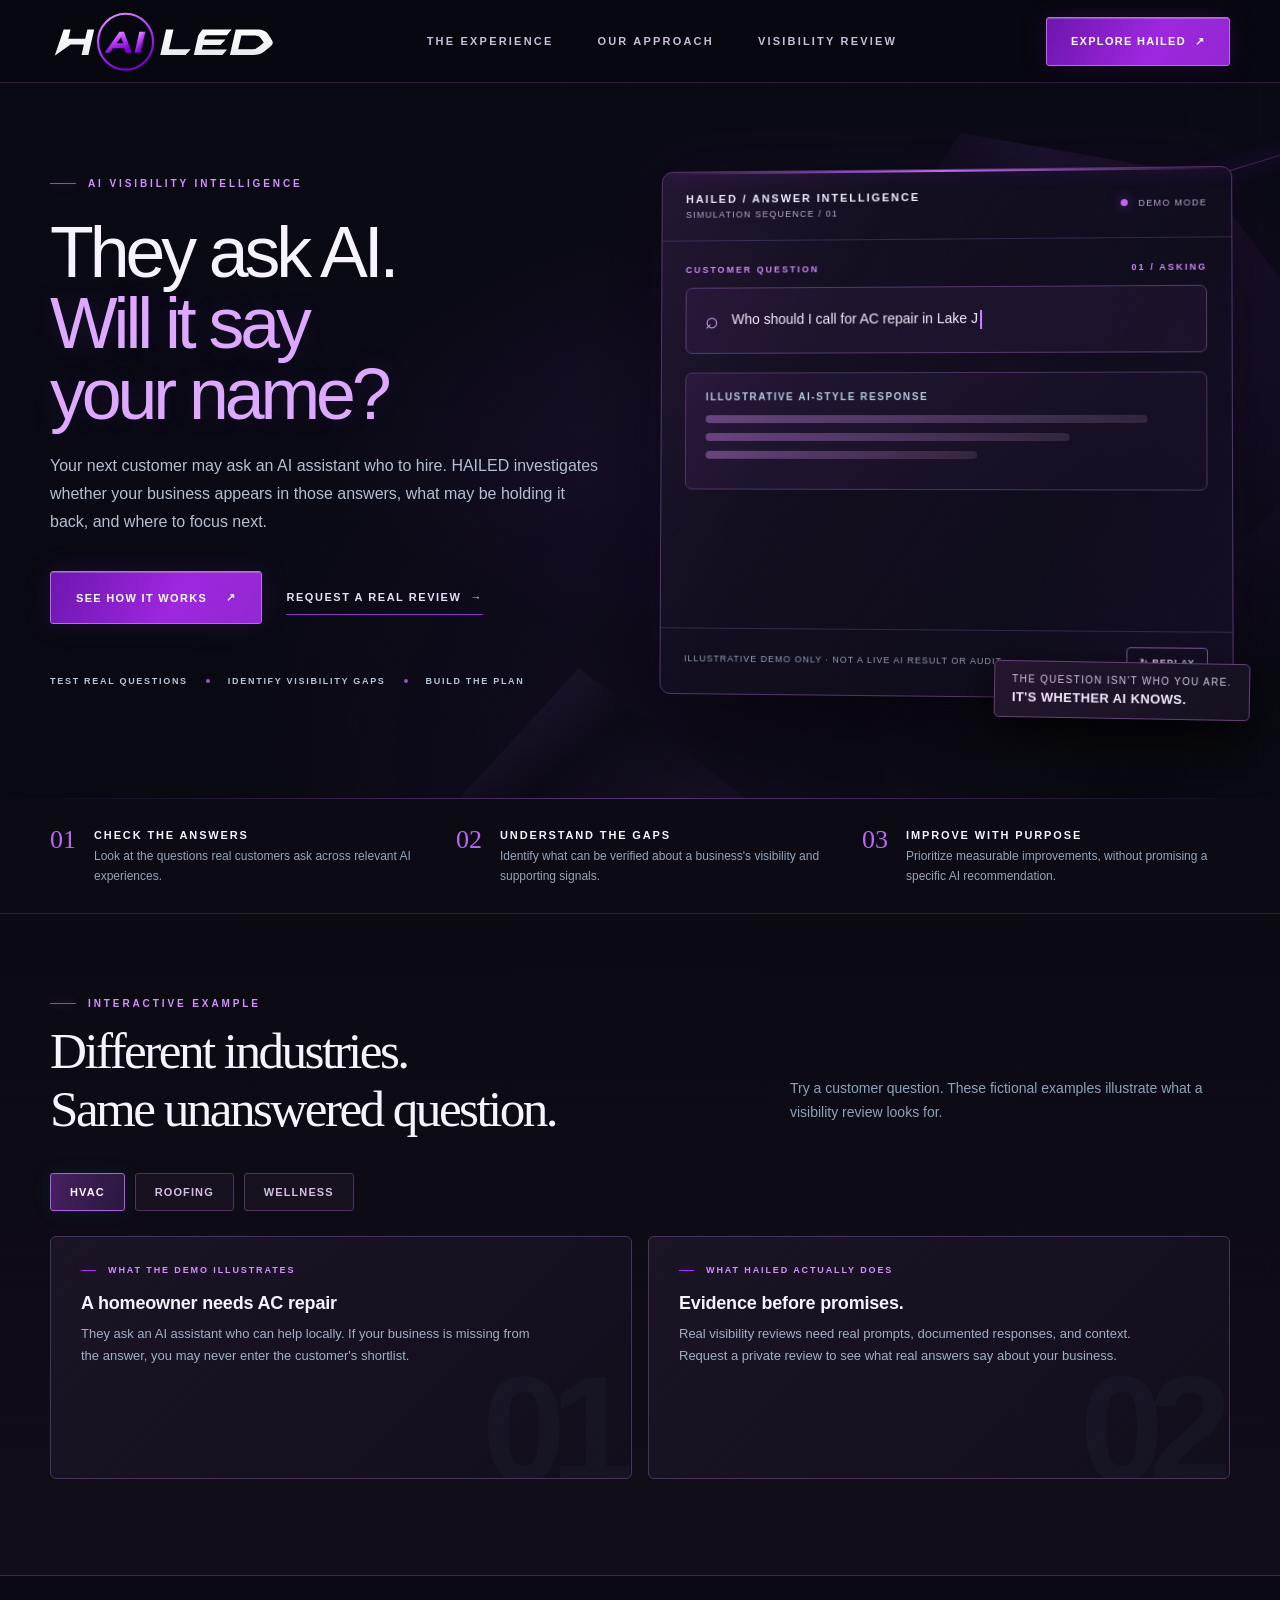
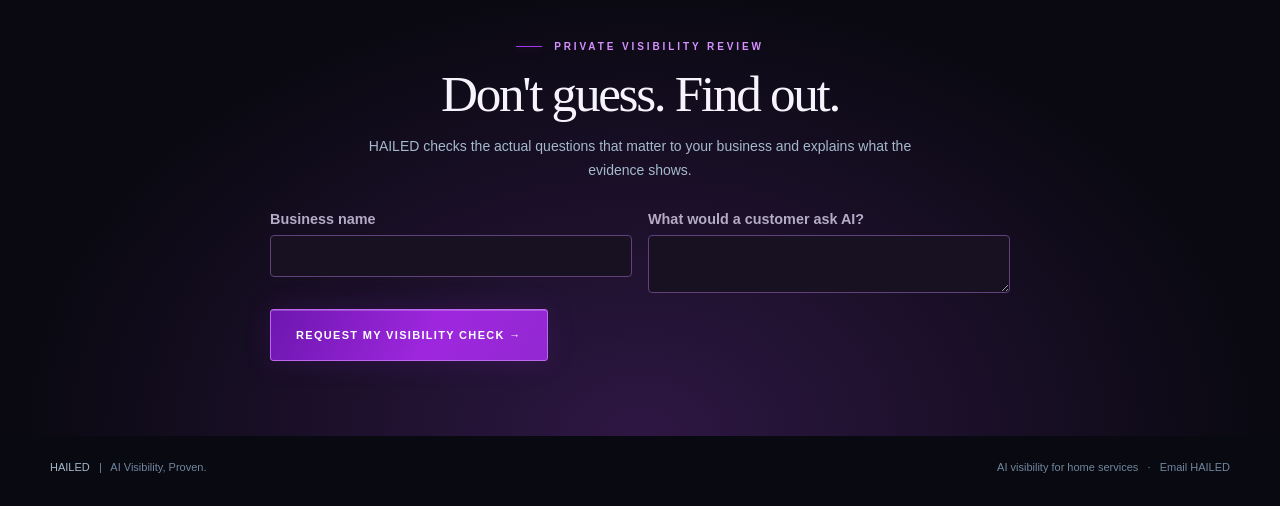
<file: index.html>
<!doctype html>
<html lang="en">
<head>
<meta charset="utf-8">
<meta name="viewport" content="width=device-width, initial-scale=1">
<meta name="theme-color" content="#080911">
<meta name="description" content="Hailed helps businesses understand whether AI systems can find, understand, and recommend them — then builds the visibility layer needed to improve those outcomes.">
<title>Hailed — AI Visibility, Proven.</title>
<link rel="canonical" href="https://hailed.agency/">
  <script async src="https://www.googletagmanager.com/gtag/js?id=G-6PTZ287JFB"></script>
  <script>
    window.dataLayer = window.dataLayer || [];
    function gtag(){dataLayer.push(arguments);}
    gtag("js", new Date());
    gtag("config", "G-6PTZ287JFB");
  </script>
<style>
:root{color-scheme:dark;--bg:#05070b;--panel:#0d131e;--panel2:#101b29;--line:rgba(157,193,225,.18);--text:#f3f7fd;--muted:#a4b3c8;--blue:#42baff;--accent:#98e2ff;--edge:#345c7c;--font:Inter,ui-sans-serif,-apple-system,BlinkMacSystemFont,"Segoe UI",sans-serif}
*{box-sizing:border-box}html{scroll-behavior:smooth}body{margin:0;background:var(--bg);color:var(--text);font-family:var(--font);-webkit-font-smoothing:antialiased;overflow-x:hidden}button,a{font:inherit}a{color:inherit;text-decoration:none}button{cursor:pointer}button:focus-visible,a:focus-visible{outline:2px solid #8cddff;outline-offset:5px}button:disabled{cursor:default}.frame{width:min(1420px,calc(100% - 100px));margin:auto}.site-header{height:83px;border-bottom:1px solid rgba(187,220,255,.12);position:relative;z-index:10;background:rgba(3,7,11,.89)}.nav{height:100%;display:flex;align-items:center;justify-content:space-between;gap:34px}.brand{display:flex;gap:6px;align-items:baseline;color:#f3f6fc;font-size:33px;font-weight:640;letter-spacing:.31em;white-space:nowrap}.brand i{width:5px;height:5px;display:inline-block;background:#5ac6ff;box-shadow:0 0 13px 6px #1f94eb;transform:rotate(45deg);margin-left:-23px;margin-right:12px}.brand .sub{font-size:9px;color:#79b9e7;font-weight:650;letter-spacing:.27em;position:absolute;top:53px;margin-left:5px}.nav-links{display:flex;gap:44px;align-items:center}.nav-links a{font-size:11px;letter-spacing:.20em;text-transform:uppercase;font-weight:750;color:#b4c3d7}.nav-links a:hover{color:#fff}.nav-cta,.solid-cta{color:#06131d;background:linear-gradient(115deg,#83d9ff,#35b4ff 60%,#80d9ff);border:1px solid #9be4ff;box-shadow:0 0 35px rgba(28,139,209,.23),inset 0 1px rgba(255,255,255,.5);border-radius:3px;text-transform:uppercase;letter-spacing:.12em;font-size:11px;font-weight:850;padding:17px 24px;white-space:nowrap;transition:transform .2s,box-shadow .2s}.nav-cta:hover,.solid-cta:hover{transform:translateY(-2px);box-shadow:0 0 35px rgba(28,139,209,.5)}.hero{position:relative;min-height:680px;isolation:isolate;overflow:hidden;background:radial-gradient(ellipse at 76% 49%,rgba(19,54,82,.35),transparent 48%),radial-gradient(ellipse at 48% 95%,rgba(17,58,97,.14),transparent 51%),linear-gradient(#080b10,#05070b)}.hero::before{content:"";inset:0;position:absolute;z-index:-2;opacity:.27;background-image:linear-gradient(rgba(100,170,220,.07) 1px,transparent 1px),linear-gradient(90deg,rgba(100,170,220,.07) 1px,transparent 1px);background-size:70px 70px;mask-image:linear-gradient(to right,transparent,black)}.facet-wrap{position:absolute;inset:0;z-index:-1;pointer-events:none;overflow:hidden}.facet{position:absolute;filter:drop-shadow(0 0 35px rgba(43,140,224,.13));opacity:.50}.facet.one{right:-90px;top:50px;width:620px;height:530px;clip-path:polygon(8% 45%,34% 0,73% 8%,100% 50%,63% 100%,19% 82%);background:conic-gradient(from 60deg at 50% 45%,#152c42,#060c14 19%,#2e5c81 27%,#091421 49%,#497fa8 59%,#090e16 73%,#2c4c68 82%,#102536)}.facet.two{right:35%;bottom:-230px;width:550px;height:360px;clip-path:polygon(12% 70%,54% 0,100% 55%,65% 100%);background:linear-gradient(140deg,#091b2c,#2e4e68 25%,#05080e 41%,#263e54 70%,#030508);opacity:.45}.accent-ray{position:absolute;width:510px;height:1px;right:-130px;top:110px;background:linear-gradient(90deg,transparent,#66ccff,transparent);box-shadow:0 0 20px 2px #1f8ac6;transform:rotate(-17deg);opacity:.55}.hero-grid{display:grid;grid-template-columns:minmax(420px,1fr) minmax(450px,1.03fr);gap:50px;align-items:center;padding-top:85px;padding-bottom:102px}.eyebrow{display:flex;align-items:center;gap:12px;color:#75ccff;text-transform:uppercase;font-size:10px;font-weight:850;letter-spacing:.29em}.eyebrow:before{content:"";display:inline-block;width:26px;height:1px;background:#3bbdff;box-shadow:0 0 10px #269ce0}.eyebrow.compact{font-size:9px;letter-spacing:.21em}.eyebrow.compact:before{width:15px}.hero h1{font-size:clamp(56px,5.6vw,87px);font-weight:540;letter-spacing:-.057em;line-height:.99;margin:28px 0 23px;max-width:680px}.hero h1 em{font-style:normal;color:#87d9ff;text-shadow:0 0 32px rgba(50,145,215,.18)}.intro{max-width:550px;color:#b3c0d2;font-size:16px;line-height:1.75;margin:0 0 35px}.hero-actions{display:flex;gap:24px;align-items:center;flex-wrap:wrap}.solid-cta{display:inline-flex;align-items:center;gap:19px;padding:19px 25px;font-size:11px}.text-cta{font-size:11px;font-weight:800;letter-spacing:.14em;text-transform:uppercase;padding:11px 0;color:#d8e7f5;border-bottom:1px solid #3c9ace}.trust-line{margin-top:52px;color:#8193ab;text-transform:uppercase;font-size:9px;letter-spacing:.19em;display:flex;gap:18px;align-items:center}.trust-line b{font-weight:550;color:#b5c7d9}.trust-line span{height:4px;width:4px;border-radius:50%;background:#3781a5}.hero-visual{position:relative;perspective:1300px}.demo-panel{position:relative;background:linear-gradient(125deg,rgba(13,23,35,.98),rgba(9,15,24,.96));border:1px solid #24415a;box-shadow:0 32px 100px #000b,0 0 80px rgba(30,125,220,.12),inset 0 1px rgba(203,234,255,.11);border-radius:11px;overflow:hidden;transform:rotateY(-3deg) rotateX(1deg);min-height:466px}.demo-panel::before{content:"";position:absolute;inset:0;pointer-events:none;background:linear-gradient(115deg,rgba(100,204,255,.09),transparent 30%,transparent 70%,rgba(51,125,198,.07))}.demo-panel::after{content:"";position:absolute;left:0;right:0;top:0;height:2px;background:linear-gradient(90deg,transparent,#6fd2ff,transparent);box-shadow:0 0 19px #1f97d7}.demo-header{padding:21px 24px;border-bottom:1px solid var(--line);display:flex;align-items:center;justify-content:space-between;gap:12px}.demo-title{font-size:11px;font-weight:850;text-transform:uppercase;letter-spacing:.18em}.demo-sub{font-size:9px;color:#97b1c5;text-transform:uppercase;letter-spacing:.14em}.live-dot{height:7px;width:7px;border-radius:50%;background:#5dbce9;box-shadow:0 0 12px #1e8ed4;display:inline-block;margin-right:7px}.demo-body{padding:24px}.demo-step{font-size:9px;letter-spacing:.23em;text-transform:uppercase;color:#6daed6;font-weight:800;display:flex;justify-content:space-between;gap:10px;margin-bottom:13px}.question-box{border:1px solid #35546d;border-radius:7px;min-height:67px;background:rgba(34,54,73,.4);padding:20px 19px;display:flex;align-items:center;gap:13px;font-size:14px;color:#edf5ff}.question-icon{font-size:23px;color:#9cddff;line-height:1}.cursor{height:19px;width:2px;background:#82d8ff;display:inline-block;vertical-align:middle;animation:blink .7s steps(1) infinite;margin-left:2px}@keyframes blink{50%{opacity:0}}.reco{margin-top:19px;background:linear-gradient(145deg,rgba(14,28,43,.85),rgba(8,19,30,.65));border:1px solid #243e54;border-radius:7px;padding:18px 20px;min-height:118px;transition:border-color .35s}.reco-head{font-size:10px;color:#b7cce1;text-transform:uppercase;letter-spacing:.16em;font-weight:820;margin-bottom:13px}.reco-line{height:8px;border-radius:10px;background:linear-gradient(90deg,#426179,#24394c);margin:10px 0;transition:opacity .2s}.reco-list{display:none;color:#c4d1e0;font-size:12px;line-height:1.95}.reco-list strong{color:#e7f5ff;font-weight:600}.gap-box{opacity:0;transform:translateY(9px);transition:opacity .6s,transform .6s;background:linear-gradient(105deg,rgba(20,67,102,.53),rgba(13,33,52,.7));border:1px solid #2f6c95;border-radius:7px;padding:18px 20px;margin-top:18px;min-height:97px}.gap-box.visible{opacity:1;transform:translateY(0)}.gap-tag{color:#8edaff;text-transform:uppercase;font-size:10px;font-weight:850;letter-spacing:.19em}.gap-note{font-size:12px;color:#c4d6e8;line-height:1.5;margin-top:8px}.gap-note b{color:#f6fbff}.demo-foot{display:flex;align-items:center;justify-content:space-between;gap:12px;padding:15px 24px 19px;border-top:1px solid var(--line);font-size:9px;line-height:1.45;color:#8f9fb3;text-transform:uppercase;letter-spacing:.11em}.replay{background:transparent;border:1px solid #416986;color:#c1e9ff;border-radius:4px;padding:8px 12px;text-transform:uppercase;letter-spacing:.12em;font-size:9px;font-weight:850;white-space:nowrap}.replay:hover{background:#142b3e}.demo-float{position:absolute;right:-20px;bottom:-23px;background:linear-gradient(115deg,#0f2435,#0b141e);border:1px solid #30526b;border-radius:5px;padding:12px 17px;box-shadow:0 15px 38px #000b;transform:rotate(1deg);color:#b7cce0;font-size:10px;letter-spacing:.13em;text-transform:uppercase}.demo-float strong{display:block;color:#e8f6ff;font-size:13px;letter-spacing:.03em;margin-top:5px}.scroll-line{height:1px;background:linear-gradient(90deg,transparent,#335b77,transparent)}.proof-strip{position:relative;background:#080e16;padding:26px 0;border-bottom:1px solid rgba(156,193,228,.13)}.strip-grid{display:grid;grid-template-columns:repeat(3,1fr);gap:38px}.strip-item{display:flex;align-items:flex-start;gap:18px}.strip-number{font-family:Georgia,serif;color:#55bdf7;font-size:26px}.strip-title{font-size:11px;letter-spacing:.17em;text-transform:uppercase;font-weight:820;margin:4px 0 6px}.strip-desc{font-size:12px;line-height:1.65;color:#94a6bb}.section{padding:84px 0 96px;background:linear-gradient(180deg,#070b10,#0b1018)}.section-heading{display:flex;align-items:end;justify-content:space-between;gap:20px;margin-bottom:35px}.section h2{font-family:Georgia,serif;font-size:clamp(32px,4vw,55px);font-weight:400;letter-spacing:-.05em;line-height:1.14;margin:13px 0 0}.section-copy{color:#8da3b9;max-width:440px;line-height:1.7;font-size:14px}.industry-selector{display:flex;gap:10px;flex-wrap:wrap;margin-bottom:25px}.industry{color:#a8bfd2;border:1px solid #263e53;background:#0c1620;border-radius:3px;padding:12px 19px;font-size:11px;font-weight:780;letter-spacing:.10em;text-transform:uppercase}.industry[aria-pressed="true"]{background:linear-gradient(110deg,#1a435f,#0c2d45);color:#f3f9ff;border-color:#48b6ee;box-shadow:0 0 20px #1481c01f}.experience{display:grid;grid-template-columns:1fr 1fr;gap:16px}.experience-card{min-height:243px;background:linear-gradient(135deg,#101c28,#0b121b);border:1px solid #254056;border-radius:6px;padding:28px 30px;position:relative;overflow:hidden}.experience-card h3{font-size:18px;font-weight:600;letter-spacing:-.01em;margin:18px 0 9px}.experience-card p{font-size:13px;color:#9fb0c3;line-height:1.7;margin:0;max-width:460px}.experience-card .big-number{position:absolute;right:12px;bottom:-38px;font-size:150px;font-weight:750;color:#40617b14;letter-spacing:-.10em}.action-band{padding:65px 0 75px;text-align:center;border-top:1px solid #1b3447;background:radial-gradient(ellipse at center bottom,#102c42,#060a10 68%)}.action-band h2{font-family:Georgia,serif;font-size:clamp(33px,4vw,53px);font-weight:400;letter-spacing:-.045em;margin:12px 0}.action-band p{color:#a5b9cb;font-size:14px;line-height:1.7;margin:0 auto 26px;max-width:600px}.footer{padding:25px 0 33px;display:flex;align-items:center;justify-content:space-between;gap:18px;color:#71879d;font-size:11px}.footer span{color:#a4b8ca}
@media(max-width:1150px){.frame{width:min(100% - 60px,1200px)}.nav-links{gap:18px}.hero-grid{grid-template-columns:1fr 1fr;gap:20px}.hero h1{font-size:clamp(49px,5vw,74px)}.demo-panel{transform:none}.hero-grid{padding-top:66px}}@media(max-width:850px){.site-header{height:72px}.brand{font-size:27px}.brand .sub{top:48px}.nav-links{display:none}.nav-cta{padding:13px}.hero-grid{grid-template-columns:1fr;gap:42px;padding-top:60px;padding-bottom:65px}.hero{min-height:auto}.hero h1{font-size:clamp(55px,10vw,84px);max-width:620px}.intro{max-width:700px}.hero-visual{max-width:640px}.demo-float{right:-10px}.facet.one{top:290px;right:-300px}.section-heading{display:block}.experience{grid-template-columns:1fr}.strip-grid{gap:16px}.strip-item{display:block}.strip-number{font-size:20px}.strip-desc{font-size:11px}}@media(max-width:550px){.frame{width:calc(100% - 36px)}.site-header{height:70px}.brand{font-size:25px;letter-spacing:.24em}.brand i{margin-left:-17px;margin-right:8px}.nav-cta{font-size:8px;padding:12px 10px}.hero-grid{padding-top:52px;gap:40px}.hero h1{font-size:clamp(47px,12.5vw,65px);margin:24px 0}.intro{font-size:14px}.trust-line{gap:10px;flex-wrap:wrap;font-size:8px;margin-top:37px}.demo-header{padding:16px}.demo-body{padding:17px}.demo-title{font-size:9px}.demo-sub{font-size:8px}.question-box{padding:15px;font-size:12px;min-height:74px}.reco{padding:15px}.gap-box{padding:15px}.demo-foot{padding:13px 16px}.demo-float{display:none}.strip-grid{grid-template-columns:1fr}.strip-item{display:flex;gap:16px}.strip-title{margin:2px 0}.proof-strip{padding:26px 0}.section{padding:65px 0}.experience-card{padding:24px}.footer{flex-direction:column;align-items:flex-start}}
@media(prefers-reduced-motion:reduce){html{scroll-behavior:auto}*,*::before,*::after{animation:none!important;transition:none!important;transform:none!important}}
.audit-form{max-width:740px;margin:28px auto 0;text-align:left}.audit-grid{display:grid;grid-template-columns:repeat(2,minmax(0,1fr));gap:16px;margin-bottom:16px}.audit-form label{display:grid;gap:8px;align-content:start;font-size:.9rem;font-weight:650;color:var(--muted)}.audit-form input,.audit-form textarea{width:100%;padding:12px;border:1px solid var(--edge);border-radius:4px;background:var(--panel);color:var(--text);font:inherit}.audit-form textarea{resize:vertical}.audit-form input:focus-visible,.audit-form textarea:focus-visible{outline:2px solid var(--accent);outline-offset:2px}.audit-form form{margin-top:26px;padding-top:22px;border-top:1px solid var(--line)}.audit-form .audit-note{margin:12px 0 0;text-align:left;font-size:.875rem}.audit-form .solid-cta{white-space:normal}@media(max-width:600px){.audit-grid{grid-template-columns:1fr}}
</style>
<link rel="stylesheet" href="/assets/hailed-brand.css">
<link rel="icon" type="image/svg+xml" href="/assets/hailed-favicon.svg">
</head>
<body>
<header class="site-header"><nav class="frame nav" aria-label="Main navigation"><a class="brand" href="#top" aria-label="HAILED, top"><img class="hailed-wordmark" src="/assets/hailed-wordmark.svg" alt="" width="1300" height="348"></a><div class="nav-links"><a href="#experience">The Experience</a><a href="#approach">Our Approach</a><a href="#review">Visibility Review</a></div><a class="nav-cta" href="#review">Explore HAILED &nbsp;↗</a></nav></header>
<main id="top"><section class="hero" aria-labelledby="hero-title"><div class="facet-wrap" aria-hidden="true"><div class="facet one"></div><div class="facet two"></div><div class="accent-ray"></div></div><div class="frame hero-grid"><div class="hero-copy"><div class="eyebrow">AI Visibility Intelligence</div><h1 id="hero-title">They ask AI.<br><em>Will it say<br>your name?</em></h1><p class="intro">Your next customer may ask an AI assistant who to hire. HAILED investigates whether your business appears in those answers, what may be holding it back, and where to focus next.</p><div class="hero-actions"><a class="solid-cta" href="#experience">See How It Works <span aria-hidden="true">↗</span></a><a class="text-cta" href="#review">Request a real review &nbsp;→</a></div><div class="trust-line"><b>Test real questions</b><span></span><b>Identify visibility gaps</b><span></span><b>Build the plan</b></div></div>
<div class="hero-visual"><div class="demo-panel" aria-label="Animated illustrative AI visibility demonstration"><div class="demo-header"><div><div class="demo-title">HAILED / Answer Intelligence</div><div class="demo-sub" style="margin-top:5px">Simulation sequence / 01</div></div><div class="demo-sub"><span class="live-dot"></span> DEMO MODE</div></div><div class="demo-body"><div class="demo-step"><span>Customer question</span><span id="stage-label">01 / Asking</span></div><div class="question-box"><span class="question-icon" aria-hidden="true">⌕</span><div><span id="typed-question"></span><span class="cursor" id="cursor" aria-hidden="true"></span></div></div><div class="reco" id="recommendations"><div class="reco-head">Illustrative AI-style response</div><div id="skeleton"><div class="reco-line" style="width:92%"></div><div class="reco-line" style="width:76%"></div><div class="reco-line" style="width:57%"></div></div><div id="reco-list" class="reco-list"></div></div><div class="gap-box" id="gap-box"><div class="gap-tag">◇ &nbsp; Potential visibility gap</div><div class="gap-note" id="gap-note">An example business is absent from the sample answer.</div></div></div><div class="demo-foot"><div>Illustrative demo only · Not a live AI result or audit</div><button class="replay" id="replay" type="button" aria-label="Replay demonstration">↻ Replay</button></div></div><div class="demo-float" aria-hidden="true">THE QUESTION ISN'T WHO YOU ARE.<strong>IT'S WHETHER AI KNOWS.</strong></div></div></div></section>
<div id="sample"></div><div class="scroll-line"></div><section class="proof-strip" id="approach"><div class="frame strip-grid"><div class="strip-item"><div class="strip-number">01</div><div><div class="strip-title">Check the answers</div><div class="strip-desc">Look at the questions real customers ask across relevant AI experiences.</div></div></div><div class="strip-item"><div class="strip-number">02</div><div><div class="strip-title">Understand the gaps</div><div class="strip-desc">Identify what can be verified about a business's visibility and supporting signals.</div></div></div><div class="strip-item"><div class="strip-number">03</div><div><div class="strip-title">Improve with purpose</div><div class="strip-desc">Prioritize measurable improvements, without promising a specific AI recommendation.</div></div></div></div></section>
<section class="section" id="experience"><div class="frame"><div class="section-heading"><div><div class="eyebrow">Interactive Example</div><h2>Different industries.<br>Same unanswered question.</h2></div><p class="section-copy">Try a customer question. These fictional examples illustrate what a visibility review looks for.</p></div><div class="industry-selector" aria-label="Choose an industry"><button class="industry" data-industry="hvac" aria-pressed="true" type="button">HVAC</button><button class="industry" data-industry="roofing" aria-pressed="false" type="button">Roofing</button><button class="industry" data-industry="wellness" aria-pressed="false" type="button">Wellness</button></div><div class="experience"><article class="experience-card"><div class="eyebrow compact">What the demo illustrates</div><h3 id="scenario-heading">A homeowner needs AC repair</h3><p id="scenario-description">They ask an AI assistant who can help locally. If your business is missing from the answer, you may never enter the customer's shortlist.</p><span class="big-number" aria-hidden="true">01</span></article><article class="experience-card"><div class="eyebrow compact">What HAILED actually does</div><h3>Evidence before promises.</h3><p>Real visibility reviews need real prompts, documented responses, and context. Request a private review to see what real answers say about your business.</p><span class="big-number" aria-hidden="true">02</span></article></div></div></section>
<div id="audit"></div><section class="action-band" id="review"><div class="frame"><div class="eyebrow" style="justify-content:center">Private Visibility Review</div><h2>Don't guess. Find out.</h2><p>HAILED checks the actual questions that matter to your business and explains what the evidence shows.</p>
<div class="audit-form">
<div class="audit-grid"><label>Business name<input id="quick-business" autocomplete="organization"></label><label>What would a customer ask AI?<textarea id="quick-question" rows="2"></textarea></label></div>
<button class="solid-cta" type="button" id="request-check">Request my visibility check →</button>
<form id="audit-request" hidden>
<h3>Request your visibility check</h3>
<div class="audit-grid">
<label>Your name<input id="audit-name" name="name" autocomplete="name" required></label>
<label>Email<input name="email" type="email" autocomplete="email" required></label>
<label>Business<input name="company" autocomplete="organization" required></label>
<label>Customer-style question<textarea name="question" rows="3"></textarea></label>
</div>
<button class="solid-cta" type="submit">Open email draft →</button>
<p class="audit-note">Your email app opens a draft addressed to ben@hailed.agency. You send it from there. This page stores no form data.</p>
</form></div></div></section></main>
<footer class="frame footer"><div><span>HAILED</span> &nbsp; | &nbsp; AI Visibility, Proven.</div><div><a href="/ai-visibility-home-services">AI visibility for home services</a> &nbsp; · &nbsp; <a id="email-hailed" href="mailto:ben@hailed.agency?subject=Hailed%20AI%20Visibility%20Audit">Email HAILED</a></div></footer>
<script>
(function(){
'use strict';
const scenarios={
 hvac:{question:'Who should I call for AC repair in Lake Jackson, TX?',heading:'A homeowner needs AC repair',description:'They ask an AI assistant who can help locally. If your business is missing from the answer, you may never enter the customer\'s shortlist.',target:'Example Air Co.',results:['Example HVAC Provider A','Example HVAC Provider B','Example HVAC Provider C']},
 roofing:{question:'Who should I call for roof repairs in Lake Jackson, TX?',heading:'A homeowner needs roof repairs',description:'A customer has a leaking roof and wants a trustworthy local company. The visibility review checks if a business gets mentioned in relevant AI answers.',target:'Example Roofing Co.',results:['Example Roofing Provider A','Example Roofing Provider B','Example Roofing Provider C']},
 wellness:{question:'Where can I find IV therapy near Lake Jackson, TX?',heading:'A customer researches wellness services',description:'Someone explores local options for a service. A real HAILED review would examine actual responses and the sources an AI system might rely on.',target:'Example Wellness Studio',results:['Example Wellness Provider A','Example Wellness Provider B','Example Wellness Provider C']}
};
let selected='hvac',timers=[];
const q=document.getElementById('typed-question'),stage=document.getElementById('stage-label'),skeleton=document.getElementById('skeleton'),recos=document.getElementById('reco-list'),gap=document.getElementById('gap-box'),gapNote=document.getElementById('gap-note'),cursor=document.getElementById('cursor');
function later(fn,delay){timers.push(setTimeout(fn,delay))}function clearTimers(){timers.forEach(clearTimeout);timers=[]}
function showResult(s){stage.textContent='02 / Example response';skeleton.style.display='none';recos.style.display='block';recos.textContent='';s.results.forEach(function(name,index){const line=document.createElement('div');line.textContent=(index+1)+'.  '+name;recos.appendChild(line)})}
function showGap(s){stage.textContent='03 / Identify a gap';gapNote.textContent=s.target+' does not appear in this fictional example. Only a real review can establish actual visibility.';gap.classList.add('visible');cursor.style.display='none'}
function run(){clearTimers();const s=scenarios[selected];q.textContent='';stage.textContent='01 / Asking';skeleton.style.display='block';recos.style.display='none';gap.classList.remove('visible');cursor.style.display='inline-block';const reduced=window.matchMedia('(prefers-reduced-motion: reduce)').matches;if(reduced){q.textContent=s.question;showResult(s);showGap(s);return}let at=0;function tick(){if(at<s.question.length){q.textContent+=s.question[at++];later(tick,30)}else{cursor.style.display='none';later(function(){showResult(s)},380);later(function(){showGap(s)},1150)}}later(tick,350)}
document.getElementById('replay').addEventListener('click',run);
document.querySelectorAll('[data-industry]').forEach(function(button){button.addEventListener('click',function(){selected=button.dataset.industry;document.querySelectorAll('[data-industry]').forEach(function(b){b.setAttribute('aria-pressed',String(b===button))});const s=scenarios[selected];document.getElementById('scenario-heading').textContent=s.heading;document.getElementById('scenario-description').textContent=s.description;run();document.querySelector('.demo-panel').scrollIntoView({behavior:window.matchMedia('(prefers-reduced-motion: reduce)').matches?'instant':'smooth',block:'center'})})});run();
})();
</script>
<script>
function trackAudit(event, parameters) {
  if (typeof window.gtag === 'function') window.gtag('event', event, parameters);
}
document.getElementById('email-hailed').addEventListener('click', () => {
  trackAudit('contact_email_click', {interaction_source: 'homepage_audit'});
});
document.querySelectorAll('a[href="#review"]').forEach(link => {
  link.addEventListener('click', () => {
    trackAudit('audit_form_open', {interaction_source: 'audit_cta'});
  });
});
const auditForm = document.getElementById('audit-request');
const auditFields = auditForm.elements;
document.getElementById('request-check').addEventListener('click', () => {
  const business = document.getElementById('quick-business').value.trim();
  const question = document.getElementById('quick-question').value.trim();
  if (business) auditFields.company.value = business;
  if (question) auditFields.question.value = question;
  trackAudit('audit_form_open', {interaction_source: 'visibility_check'});
  auditForm.hidden = false;
  auditFields.name.focus();
});
auditForm.addEventListener('submit', event => {
  event.preventDefault();
  for (const field of [auditFields.name, auditFields.email, auditFields.company]) {
    field.value = field.value.trim();
  }
  if (!auditForm.reportValidity()) return;
  const name = auditFields.name.value;
  const email = auditFields.email.value;
  const company = auditFields.company.value;
  const question = auditFields.question.value.trim();
  const subject = 'AI Visibility Audit Request — ' + company;
  const body = ['Name: ' + name, 'Email: ' + email, 'Business: ' + company, '',
    'Customer-style AI question:', question || '(not provided)', '', 'Sent from hailed.agency'].join('\r\n');
  trackAudit('audit_request_email_launch', {interaction_source: 'homepage_form', question_provided: question ? 1 : 0});
  window.location.href = 'mailto:ben@hailed.agency?subject=' + encodeURIComponent(subject) + '&body=' + encodeURIComponent(body);
});
</script>
</body></html>
</file>
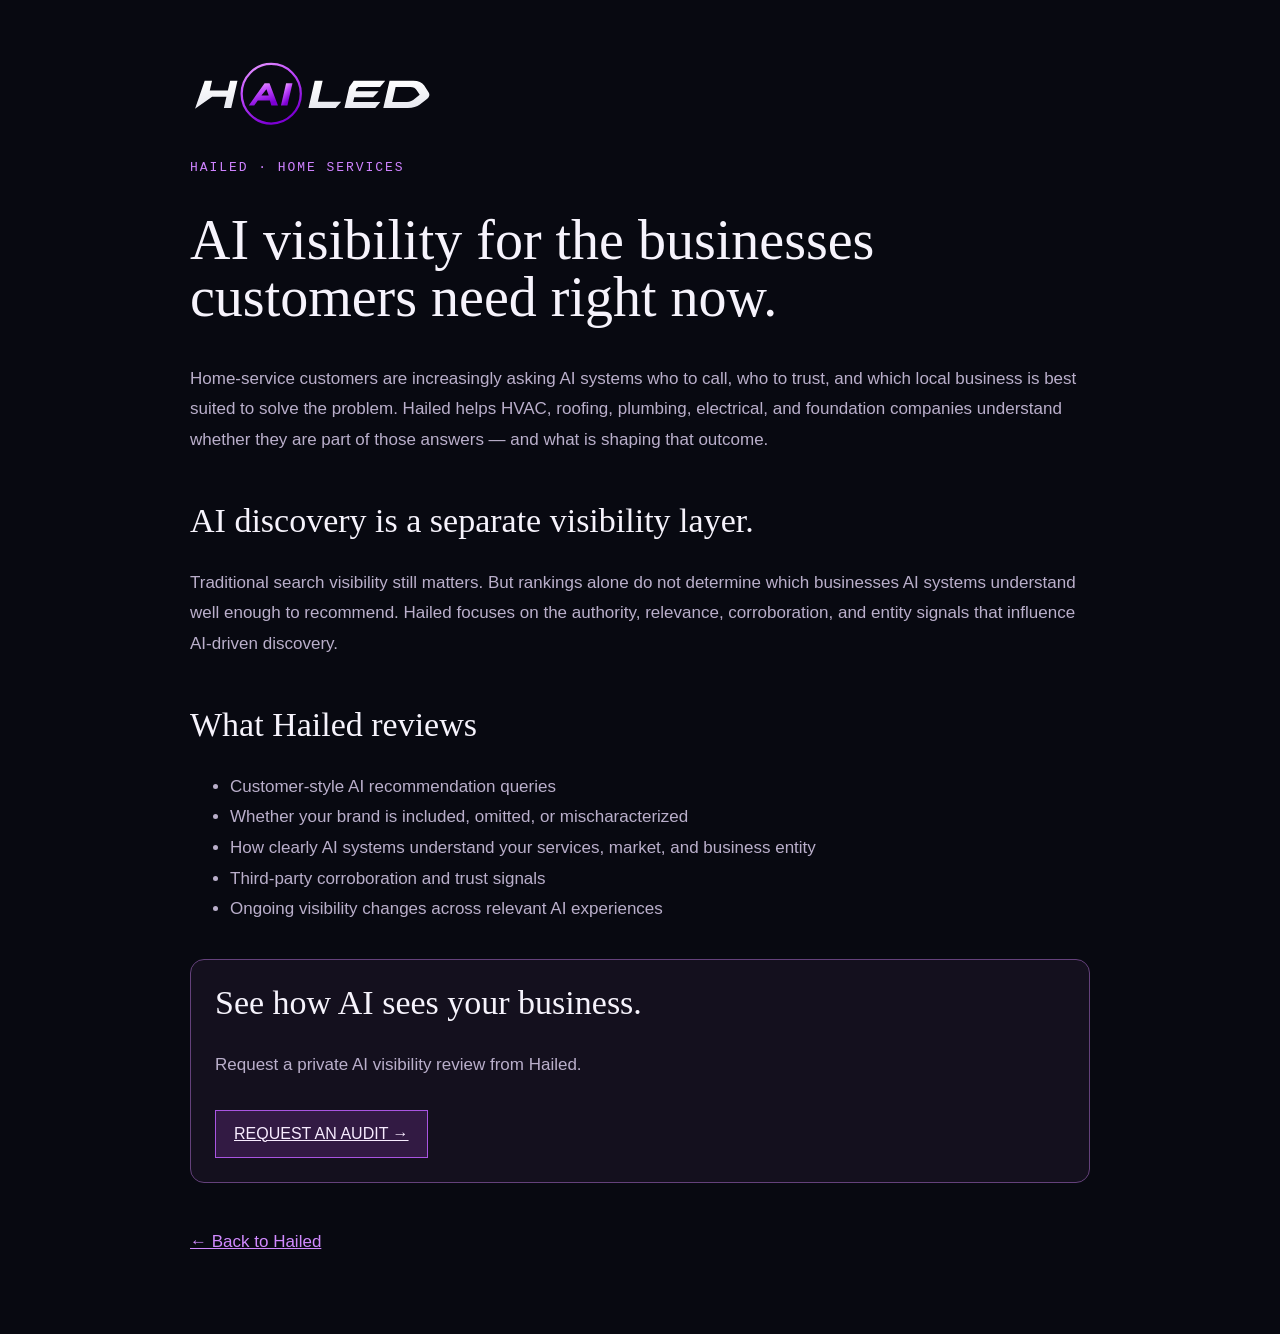
<file: ai-visibility-home-services/index.html>
<!doctype html>
<html lang="en"><head>
<meta charset="utf-8"><meta name="viewport" content="width=device-width,initial-scale=1">
<title>AI Visibility for Home Services | Hailed</title>
<meta name="description" content="Hailed helps HVAC, roofing, plumbing, electrical, and foundation companies understand and improve how AI systems discover and recommend them.">
<link rel="canonical" href="https://hailed.agency/ai-visibility-home-services">
<script async src="https://www.googletagmanager.com/gtag/js?id=G-6PTZ287JFB"></script>
<script>
window.dataLayer=window.dataLayer||[];
function gtag(){dataLayer.push(arguments);}
gtag("js",new Date());
gtag("config","G-6PTZ287JFB");
</script>
<style>
body{margin:0;background:#080807;color:#eadfc9;font-family:Arial,sans-serif}main{max-width:900px;margin:auto;padding:70px 24px}
a{color:#d5a24d}h1,h2{font-family:Georgia,serif;font-weight:400}h1{font-size:56px;line-height:1.02}h2{font-size:34px;margin-top:46px}
p,li{color:#aea18f;line-height:1.8;font-size:17px}.ey{font-family:monospace;letter-spacing:.15em;color:#c48a2c}
.box{border:1px solid #5f4118;background:#0d0c0a;padding:24px;border-radius:14px;margin-top:34px}.btn{display:inline-block;border:1px solid #c48a2c;padding:14px 18px;margin-top:12px}
</style><link rel="stylesheet" href="/assets/hailed-brand.css">
<link rel="icon" type="image/svg+xml" href="/assets/hailed-favicon.svg">
</head><body class="home-services"><main><a class="service-logo" href="/" aria-label="HAILED home"><img src="/assets/hailed-wordmark.svg" alt="HAILED" width="1300" height="348"></a>
<div class="ey">HAILED · HOME SERVICES</div>
<h1>AI visibility for the businesses customers need right now.</h1>
<p>Home-service customers are increasingly asking AI systems who to call, who to trust, and which local business is best suited to solve the problem. Hailed helps HVAC, roofing, plumbing, electrical, and foundation companies understand whether they are part of those answers — and what is shaping that outcome.</p>
<h2>AI discovery is a separate visibility layer.</h2>
<p>Traditional search visibility still matters. But rankings alone do not determine which businesses AI systems understand well enough to recommend. Hailed focuses on the authority, relevance, corroboration, and entity signals that influence AI-driven discovery.</p>
<h2>What Hailed reviews</h2>
<ul>
<li>Customer-style AI recommendation queries</li>
<li>Whether your brand is included, omitted, or mischaracterized</li>
<li>How clearly AI systems understand your services, market, and business entity</li>
<li>Third-party corroboration and trust signals</li>
<li>Ongoing visibility changes across relevant AI experiences</li>
</ul>
<div class="box"><h2 style="margin-top:0">See how AI sees your business.</h2><p>Request a private AI visibility review from Hailed.</p><a class="btn" id="requestAudit" href="mailto:ben@hailed.agency?subject=Home%20Services%20AI%20Visibility%20Audit">REQUEST AN AUDIT →</a></div>
<p style="margin-top:44px"><a href="/">← Back to Hailed</a></p>
</main><script>
document.querySelector("#requestAudit").addEventListener("click",()=>{
  if(typeof window.gtag==="function"){
    window.gtag("event","contact_email_click",{interaction_source:"home_services"});
  }
});
</script></body></html>
</file>
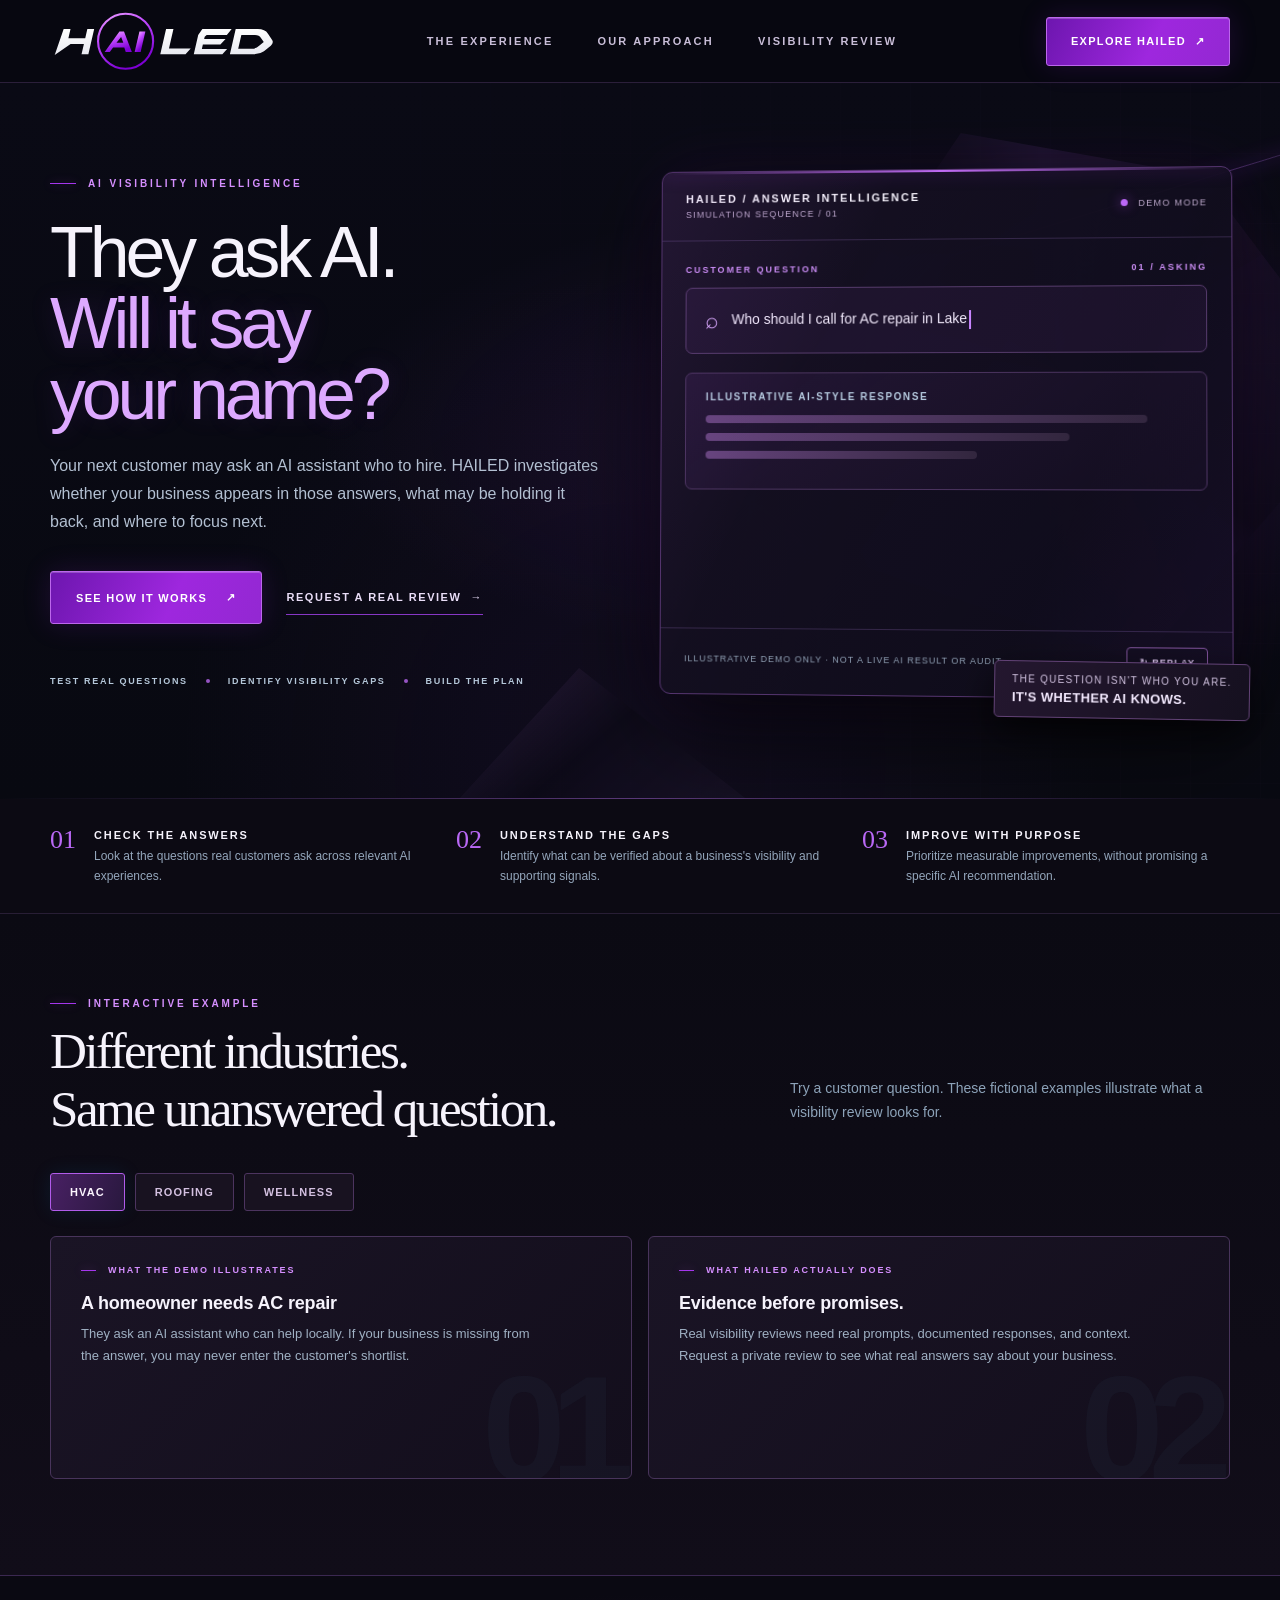
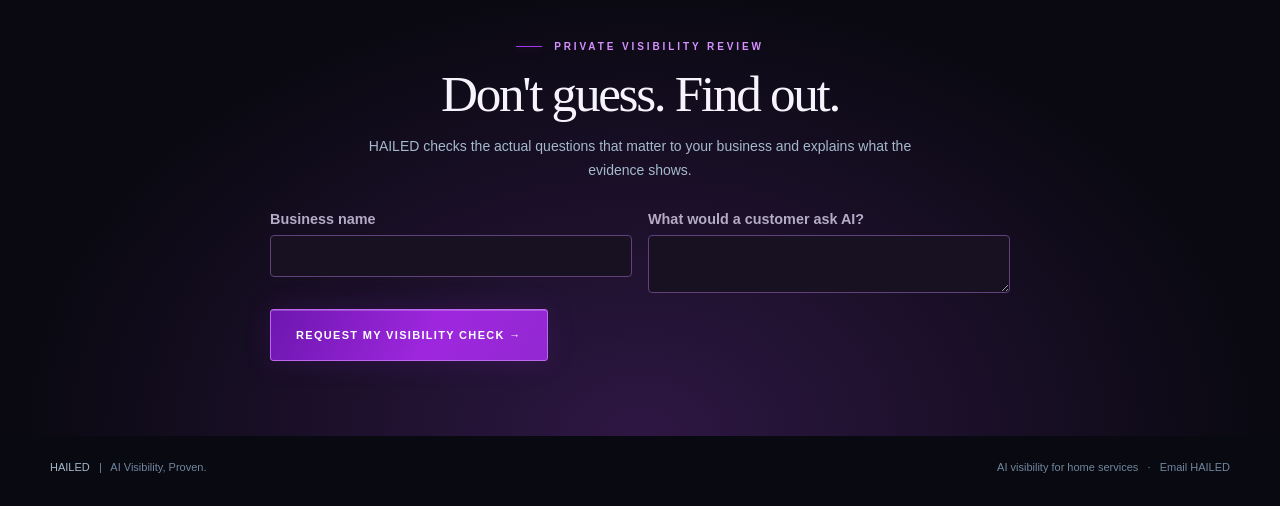
<file: review-purple-standalone.html>
<!doctype html>
<html lang="en">
<head>
<meta charset="utf-8">
<meta name="viewport" content="width=device-width, initial-scale=1">
<meta name="theme-color" content="#080911">
<meta name="description" content="Hailed helps businesses understand whether AI systems can find, understand, and recommend them — then builds the visibility layer needed to improve those outcomes.">
<title>Hailed — AI Visibility, Proven.</title>
<link rel="canonical" href="https://hailed.agency/">
  <script async src="https://www.googletagmanager.com/gtag/js?id=G-6PTZ287JFB"></script>
  <script>
    window.dataLayer = window.dataLayer || [];
    function gtag(){dataLayer.push(arguments);}
    gtag("js", new Date());
    gtag("config", "G-6PTZ287JFB");
  </script>
<style>
:root{color-scheme:dark;--bg:#05070b;--panel:#0d131e;--panel2:#101b29;--line:rgba(157,193,225,.18);--text:#f3f7fd;--muted:#a4b3c8;--blue:#42baff;--accent:#98e2ff;--edge:#345c7c;--font:Inter,ui-sans-serif,-apple-system,BlinkMacSystemFont,"Segoe UI",sans-serif}
*{box-sizing:border-box}html{scroll-behavior:smooth}body{margin:0;background:var(--bg);color:var(--text);font-family:var(--font);-webkit-font-smoothing:antialiased;overflow-x:hidden}button,a{font:inherit}a{color:inherit;text-decoration:none}button{cursor:pointer}button:focus-visible,a:focus-visible{outline:2px solid #8cddff;outline-offset:5px}button:disabled{cursor:default}.frame{width:min(1420px,calc(100% - 100px));margin:auto}.site-header{height:83px;border-bottom:1px solid rgba(187,220,255,.12);position:relative;z-index:10;background:rgba(3,7,11,.89)}.nav{height:100%;display:flex;align-items:center;justify-content:space-between;gap:34px}.brand{display:flex;gap:6px;align-items:baseline;color:#f3f6fc;font-size:33px;font-weight:640;letter-spacing:.31em;white-space:nowrap}.brand i{width:5px;height:5px;display:inline-block;background:#5ac6ff;box-shadow:0 0 13px 6px #1f94eb;transform:rotate(45deg);margin-left:-23px;margin-right:12px}.brand .sub{font-size:9px;color:#79b9e7;font-weight:650;letter-spacing:.27em;position:absolute;top:53px;margin-left:5px}.nav-links{display:flex;gap:44px;align-items:center}.nav-links a{font-size:11px;letter-spacing:.20em;text-transform:uppercase;font-weight:750;color:#b4c3d7}.nav-links a:hover{color:#fff}.nav-cta,.solid-cta{color:#06131d;background:linear-gradient(115deg,#83d9ff,#35b4ff 60%,#80d9ff);border:1px solid #9be4ff;box-shadow:0 0 35px rgba(28,139,209,.23),inset 0 1px rgba(255,255,255,.5);border-radius:3px;text-transform:uppercase;letter-spacing:.12em;font-size:11px;font-weight:850;padding:17px 24px;white-space:nowrap;transition:transform .2s,box-shadow .2s}.nav-cta:hover,.solid-cta:hover{transform:translateY(-2px);box-shadow:0 0 35px rgba(28,139,209,.5)}.hero{position:relative;min-height:680px;isolation:isolate;overflow:hidden;background:radial-gradient(ellipse at 76% 49%,rgba(19,54,82,.35),transparent 48%),radial-gradient(ellipse at 48% 95%,rgba(17,58,97,.14),transparent 51%),linear-gradient(#080b10,#05070b)}.hero::before{content:"";inset:0;position:absolute;z-index:-2;opacity:.27;background-image:linear-gradient(rgba(100,170,220,.07) 1px,transparent 1px),linear-gradient(90deg,rgba(100,170,220,.07) 1px,transparent 1px);background-size:70px 70px;mask-image:linear-gradient(to right,transparent,black)}.facet-wrap{position:absolute;inset:0;z-index:-1;pointer-events:none;overflow:hidden}.facet{position:absolute;filter:drop-shadow(0 0 35px rgba(43,140,224,.13));opacity:.50}.facet.one{right:-90px;top:50px;width:620px;height:530px;clip-path:polygon(8% 45%,34% 0,73% 8%,100% 50%,63% 100%,19% 82%);background:conic-gradient(from 60deg at 50% 45%,#152c42,#060c14 19%,#2e5c81 27%,#091421 49%,#497fa8 59%,#090e16 73%,#2c4c68 82%,#102536)}.facet.two{right:35%;bottom:-230px;width:550px;height:360px;clip-path:polygon(12% 70%,54% 0,100% 55%,65% 100%);background:linear-gradient(140deg,#091b2c,#2e4e68 25%,#05080e 41%,#263e54 70%,#030508);opacity:.45}.accent-ray{position:absolute;width:510px;height:1px;right:-130px;top:110px;background:linear-gradient(90deg,transparent,#66ccff,transparent);box-shadow:0 0 20px 2px #1f8ac6;transform:rotate(-17deg);opacity:.55}.hero-grid{display:grid;grid-template-columns:minmax(420px,1fr) minmax(450px,1.03fr);gap:50px;align-items:center;padding-top:85px;padding-bottom:102px}.eyebrow{display:flex;align-items:center;gap:12px;color:#75ccff;text-transform:uppercase;font-size:10px;font-weight:850;letter-spacing:.29em}.eyebrow:before{content:"";display:inline-block;width:26px;height:1px;background:#3bbdff;box-shadow:0 0 10px #269ce0}.eyebrow.compact{font-size:9px;letter-spacing:.21em}.eyebrow.compact:before{width:15px}.hero h1{font-size:clamp(56px,5.6vw,87px);font-weight:540;letter-spacing:-.057em;line-height:.99;margin:28px 0 23px;max-width:680px}.hero h1 em{font-style:normal;color:#87d9ff;text-shadow:0 0 32px rgba(50,145,215,.18)}.intro{max-width:550px;color:#b3c0d2;font-size:16px;line-height:1.75;margin:0 0 35px}.hero-actions{display:flex;gap:24px;align-items:center;flex-wrap:wrap}.solid-cta{display:inline-flex;align-items:center;gap:19px;padding:19px 25px;font-size:11px}.text-cta{font-size:11px;font-weight:800;letter-spacing:.14em;text-transform:uppercase;padding:11px 0;color:#d8e7f5;border-bottom:1px solid #3c9ace}.trust-line{margin-top:52px;color:#8193ab;text-transform:uppercase;font-size:9px;letter-spacing:.19em;display:flex;gap:18px;align-items:center}.trust-line b{font-weight:550;color:#b5c7d9}.trust-line span{height:4px;width:4px;border-radius:50%;background:#3781a5}.hero-visual{position:relative;perspective:1300px}.demo-panel{position:relative;background:linear-gradient(125deg,rgba(13,23,35,.98),rgba(9,15,24,.96));border:1px solid #24415a;box-shadow:0 32px 100px #000b,0 0 80px rgba(30,125,220,.12),inset 0 1px rgba(203,234,255,.11);border-radius:11px;overflow:hidden;transform:rotateY(-3deg) rotateX(1deg);min-height:466px}.demo-panel::before{content:"";position:absolute;inset:0;pointer-events:none;background:linear-gradient(115deg,rgba(100,204,255,.09),transparent 30%,transparent 70%,rgba(51,125,198,.07))}.demo-panel::after{content:"";position:absolute;left:0;right:0;top:0;height:2px;background:linear-gradient(90deg,transparent,#6fd2ff,transparent);box-shadow:0 0 19px #1f97d7}.demo-header{padding:21px 24px;border-bottom:1px solid var(--line);display:flex;align-items:center;justify-content:space-between;gap:12px}.demo-title{font-size:11px;font-weight:850;text-transform:uppercase;letter-spacing:.18em}.demo-sub{font-size:9px;color:#97b1c5;text-transform:uppercase;letter-spacing:.14em}.live-dot{height:7px;width:7px;border-radius:50%;background:#5dbce9;box-shadow:0 0 12px #1e8ed4;display:inline-block;margin-right:7px}.demo-body{padding:24px}.demo-step{font-size:9px;letter-spacing:.23em;text-transform:uppercase;color:#6daed6;font-weight:800;display:flex;justify-content:space-between;gap:10px;margin-bottom:13px}.question-box{border:1px solid #35546d;border-radius:7px;min-height:67px;background:rgba(34,54,73,.4);padding:20px 19px;display:flex;align-items:center;gap:13px;font-size:14px;color:#edf5ff}.question-icon{font-size:23px;color:#9cddff;line-height:1}.cursor{height:19px;width:2px;background:#82d8ff;display:inline-block;vertical-align:middle;animation:blink .7s steps(1) infinite;margin-left:2px}@keyframes blink{50%{opacity:0}}.reco{margin-top:19px;background:linear-gradient(145deg,rgba(14,28,43,.85),rgba(8,19,30,.65));border:1px solid #243e54;border-radius:7px;padding:18px 20px;min-height:118px;transition:border-color .35s}.reco-head{font-size:10px;color:#b7cce1;text-transform:uppercase;letter-spacing:.16em;font-weight:820;margin-bottom:13px}.reco-line{height:8px;border-radius:10px;background:linear-gradient(90deg,#426179,#24394c);margin:10px 0;transition:opacity .2s}.reco-list{display:none;color:#c4d1e0;font-size:12px;line-height:1.95}.reco-list strong{color:#e7f5ff;font-weight:600}.gap-box{opacity:0;transform:translateY(9px);transition:opacity .6s,transform .6s;background:linear-gradient(105deg,rgba(20,67,102,.53),rgba(13,33,52,.7));border:1px solid #2f6c95;border-radius:7px;padding:18px 20px;margin-top:18px;min-height:97px}.gap-box.visible{opacity:1;transform:translateY(0)}.gap-tag{color:#8edaff;text-transform:uppercase;font-size:10px;font-weight:850;letter-spacing:.19em}.gap-note{font-size:12px;color:#c4d6e8;line-height:1.5;margin-top:8px}.gap-note b{color:#f6fbff}.demo-foot{display:flex;align-items:center;justify-content:space-between;gap:12px;padding:15px 24px 19px;border-top:1px solid var(--line);font-size:9px;line-height:1.45;color:#8f9fb3;text-transform:uppercase;letter-spacing:.11em}.replay{background:transparent;border:1px solid #416986;color:#c1e9ff;border-radius:4px;padding:8px 12px;text-transform:uppercase;letter-spacing:.12em;font-size:9px;font-weight:850;white-space:nowrap}.replay:hover{background:#142b3e}.demo-float{position:absolute;right:-20px;bottom:-23px;background:linear-gradient(115deg,#0f2435,#0b141e);border:1px solid #30526b;border-radius:5px;padding:12px 17px;box-shadow:0 15px 38px #000b;transform:rotate(1deg);color:#b7cce0;font-size:10px;letter-spacing:.13em;text-transform:uppercase}.demo-float strong{display:block;color:#e8f6ff;font-size:13px;letter-spacing:.03em;margin-top:5px}.scroll-line{height:1px;background:linear-gradient(90deg,transparent,#335b77,transparent)}.proof-strip{position:relative;background:#080e16;padding:26px 0;border-bottom:1px solid rgba(156,193,228,.13)}.strip-grid{display:grid;grid-template-columns:repeat(3,1fr);gap:38px}.strip-item{display:flex;align-items:flex-start;gap:18px}.strip-number{font-family:Georgia,serif;color:#55bdf7;font-size:26px}.strip-title{font-size:11px;letter-spacing:.17em;text-transform:uppercase;font-weight:820;margin:4px 0 6px}.strip-desc{font-size:12px;line-height:1.65;color:#94a6bb}.section{padding:84px 0 96px;background:linear-gradient(180deg,#070b10,#0b1018)}.section-heading{display:flex;align-items:end;justify-content:space-between;gap:20px;margin-bottom:35px}.section h2{font-family:Georgia,serif;font-size:clamp(32px,4vw,55px);font-weight:400;letter-spacing:-.05em;line-height:1.14;margin:13px 0 0}.section-copy{color:#8da3b9;max-width:440px;line-height:1.7;font-size:14px}.industry-selector{display:flex;gap:10px;flex-wrap:wrap;margin-bottom:25px}.industry{color:#a8bfd2;border:1px solid #263e53;background:#0c1620;border-radius:3px;padding:12px 19px;font-size:11px;font-weight:780;letter-spacing:.10em;text-transform:uppercase}.industry[aria-pressed="true"]{background:linear-gradient(110deg,#1a435f,#0c2d45);color:#f3f9ff;border-color:#48b6ee;box-shadow:0 0 20px #1481c01f}.experience{display:grid;grid-template-columns:1fr 1fr;gap:16px}.experience-card{min-height:243px;background:linear-gradient(135deg,#101c28,#0b121b);border:1px solid #254056;border-radius:6px;padding:28px 30px;position:relative;overflow:hidden}.experience-card h3{font-size:18px;font-weight:600;letter-spacing:-.01em;margin:18px 0 9px}.experience-card p{font-size:13px;color:#9fb0c3;line-height:1.7;margin:0;max-width:460px}.experience-card .big-number{position:absolute;right:12px;bottom:-38px;font-size:150px;font-weight:750;color:#40617b14;letter-spacing:-.10em}.action-band{padding:65px 0 75px;text-align:center;border-top:1px solid #1b3447;background:radial-gradient(ellipse at center bottom,#102c42,#060a10 68%)}.action-band h2{font-family:Georgia,serif;font-size:clamp(33px,4vw,53px);font-weight:400;letter-spacing:-.045em;margin:12px 0}.action-band p{color:#a5b9cb;font-size:14px;line-height:1.7;margin:0 auto 26px;max-width:600px}.footer{padding:25px 0 33px;display:flex;align-items:center;justify-content:space-between;gap:18px;color:#71879d;font-size:11px}.footer span{color:#a4b8ca}
@media(max-width:1150px){.frame{width:min(100% - 60px,1200px)}.nav-links{gap:18px}.hero-grid{grid-template-columns:1fr 1fr;gap:20px}.hero h1{font-size:clamp(49px,5vw,74px)}.demo-panel{transform:none}.hero-grid{padding-top:66px}}@media(max-width:850px){.site-header{height:72px}.brand{font-size:27px}.brand .sub{top:48px}.nav-links{display:none}.nav-cta{padding:13px}.hero-grid{grid-template-columns:1fr;gap:42px;padding-top:60px;padding-bottom:65px}.hero{min-height:auto}.hero h1{font-size:clamp(55px,10vw,84px);max-width:620px}.intro{max-width:700px}.hero-visual{max-width:640px}.demo-float{right:-10px}.facet.one{top:290px;right:-300px}.section-heading{display:block}.experience{grid-template-columns:1fr}.strip-grid{gap:16px}.strip-item{display:block}.strip-number{font-size:20px}.strip-desc{font-size:11px}}@media(max-width:550px){.frame{width:calc(100% - 36px)}.site-header{height:70px}.brand{font-size:25px;letter-spacing:.24em}.brand i{margin-left:-17px;margin-right:8px}.nav-cta{font-size:8px;padding:12px 10px}.hero-grid{padding-top:52px;gap:40px}.hero h1{font-size:clamp(47px,12.5vw,65px);margin:24px 0}.intro{font-size:14px}.trust-line{gap:10px;flex-wrap:wrap;font-size:8px;margin-top:37px}.demo-header{padding:16px}.demo-body{padding:17px}.demo-title{font-size:9px}.demo-sub{font-size:8px}.question-box{padding:15px;font-size:12px;min-height:74px}.reco{padding:15px}.gap-box{padding:15px}.demo-foot{padding:13px 16px}.demo-float{display:none}.strip-grid{grid-template-columns:1fr}.strip-item{display:flex;gap:16px}.strip-title{margin:2px 0}.proof-strip{padding:26px 0}.section{padding:65px 0}.experience-card{padding:24px}.footer{flex-direction:column;align-items:flex-start}}
@media(prefers-reduced-motion:reduce){html{scroll-behavior:auto}*,*::before,*::after{animation:none!important;transition:none!important;transform:none!important}}
.audit-form{max-width:740px;margin:28px auto 0;text-align:left}.audit-grid{display:grid;grid-template-columns:repeat(2,minmax(0,1fr));gap:16px;margin-bottom:16px}.audit-form label{display:grid;gap:8px;align-content:start;font-size:.9rem;font-weight:650;color:var(--muted)}.audit-form input,.audit-form textarea{width:100%;padding:12px;border:1px solid var(--edge);border-radius:4px;background:var(--panel);color:var(--text);font:inherit}.audit-form textarea{resize:vertical}.audit-form input:focus-visible,.audit-form textarea:focus-visible{outline:2px solid var(--accent);outline-offset:2px}.audit-form form{margin-top:26px;padding-top:22px;border-top:1px solid var(--line)}.audit-form .audit-note{margin:12px 0 0;text-align:left;font-size:.875rem}.audit-form .solid-cta{white-space:normal}@media(max-width:600px){.audit-grid{grid-template-columns:1fr}}
</style>
<style>
:root{--bg:#080911;--panel:#120f1e;--panel2:#171326;--line:rgba(173,126,224,.22);--text:#f6f3fc;--muted:#b4abc7;--blue:#a735f0;--accent:#c56aff;--edge:#624079}
button:focus-visible,a:focus-visible,input:focus-visible,textarea:focus-visible{outline-color:#ce8dff}
.site-header{background:rgba(8,8,16,.95);border-bottom-color:rgba(186,126,226,.20)}
.brand{display:flex;align-items:center;justify-content:flex-start;width:228px;flex:0 0 228px;height:100%;font-size:inherit;font-weight:normal;letter-spacing:normal;gap:0}
.brand .hailed-wordmark{display:block;width:100%;height:auto;max-height:76px;object-fit:contain}
.nav-links a{color:#c9bed8}.nav-links a:hover{color:#fff}
.nav-cta,.solid-cta{color:#fff;background:linear-gradient(115deg,#6d16af,#9e27de 58%,#9328d2);border:1px solid #bc67ec;box-shadow:0 0 28px rgba(127,31,199,.19),inset 0 1px rgba(255,255,255,.22)}
.nav-cta:hover,.solid-cta:hover{box-shadow:0 0 30px rgba(159,60,226,.35)}
.hero{background:radial-gradient(ellipse at 78% 49%,rgba(82,31,124,.28),transparent 48%),radial-gradient(ellipse at 50% 95%,rgba(83,32,126,.12),transparent 51%),linear-gradient(#0a0a15,#080911)}
.hero::before{background-image:linear-gradient(rgba(181,112,220,.05) 1px,transparent 1px),linear-gradient(90deg,rgba(181,112,220,.05) 1px,transparent 1px)}
.facet{filter:drop-shadow(0 0 35px rgba(140,56,205,.10))}
.facet.one{background:conic-gradient(from 60deg at 50% 45%,#281738,#0c0a15 19%,#4a2671 27%,#181023 49%,#5d3888 59%,#110e19 73%,#36224d 82%,#251631);opacity:.42}
.facet.two{background:linear-gradient(140deg,#181126,#48315f 25%,#080911 41%,#302544 70%,#080911);opacity:.31}
.accent-ray{background:linear-gradient(90deg,transparent,#bd6cfa,transparent);box-shadow:0 0 17px 2px rgba(133,38,211,.5)}
.eyebrow{color:#d58fff}.eyebrow:before{background:#a536ed;box-shadow:0 0 10px rgba(188,78,237,.43)}
.hero h1 em{color:#dda9ff;text-shadow:0 0 26px rgba(161,81,229,.15)}
.text-cta{color:#e9ddf7;border-bottom-color:#8737c5}.trust-line span{background:#9654c4}
.demo-panel{background:linear-gradient(125deg,rgba(22,16,35,.98),rgba(12,10,24,.97));border-color:#54346e;box-shadow:0 32px 100px #000b,0 0 75px rgba(124,39,191,.12)}
.demo-panel::before{background:linear-gradient(115deg,rgba(187,97,242,.08),transparent 30%,transparent 70%,rgba(126,49,189,.07))}
.demo-panel::after{background:linear-gradient(90deg,transparent,#c16bf4,transparent);box-shadow:0 0 16px rgba(153,49,218,.55)}
.demo-sub{color:#beaacd}.live-dot{background:#bc68f7;box-shadow:0 0 12px rgba(173,67,241,.6)}
.demo-step{color:#c98cf3}.question-box{border-color:#543a6a;background:rgba(62,35,83,.25);color:#f5edff}
.question-icon{color:#dbabff}.cursor{background:#c885ff}
.reco{background:linear-gradient(145deg,rgba(37,22,55,.85),rgba(18,13,31,.7));border-color:#4a335e}
.reco-line{background:linear-gradient(90deg,#66447d,#32263e)}.reco-list strong{color:#f8efff}
.gap-box{background:linear-gradient(105deg,rgba(82,38,115,.43),rgba(36,23,52,.7));border-color:#7946a1}.gap-tag{color:#dda7ff}
.replay{border-color:#80549a;color:#e9d3fa}.replay:hover{background:#30203f}
.demo-float{background:linear-gradient(115deg,#24172f,#15101f);border-color:#624276;color:#d4c5e3}.demo-float strong{color:#f4eaff}
.scroll-line{background:linear-gradient(90deg,transparent,#593878,transparent)}
.proof-strip{background:#0c0a13;border-bottom-color:rgba(168,124,206,.18)}.strip-number{color:#b968f5}
.section{background:linear-gradient(180deg,#0b0a13,#110d19)}
.industry{color:#d3c0e0;border-color:#4c345f;background:#181220}
.industry[aria-pressed="true"]{background:linear-gradient(110deg,#482063,#29183e);color:#fcf5ff;border-color:#b15bea}
.experience-card{background:linear-gradient(135deg,#1a1425,#130e1c);border-color:#48345b}
.action-band{border-top-color:#3b2851;background:radial-gradient(ellipse at center bottom,#2e1743,#0a0912 68%)}
.audit-form input,.audit-form textarea{background:#171122;border-color:#624079;color:#f5f0fb}
@media(max-width:1150px){.brand{width:200px;flex-basis:200px}}
@media(max-width:850px){.brand{width:190px;flex-basis:190px}.brand .hailed-wordmark{max-height:66px}}
@media(max-width:550px){.nav{gap:8px}.brand{width:145px;flex-basis:145px}.brand .hailed-wordmark{max-height:58px}}
@media(max-width:360px){.brand{width:133px;flex-basis:133px}}
body.home-services{background:#080911;color:#f6f3fc}
.home-services main{max-width:900px;margin:auto;padding:60px 24px}
.home-services .service-logo{display:inline-flex;align-items:center;width:min(245px,65vw);margin:0 0 34px}
.home-services .service-logo img{display:block;width:100%;height:auto}
.home-services a{color:#d18aff}.home-services p,.home-services li{color:#baafcb}
.home-services .ey{color:#cf83ff}.home-services .box{border-color:#64417b;background:#14101e}
.home-services .btn{border-color:#a955e2;color:#f8ecff;background:#321a43}
@media(max-width:600px){.home-services main{padding:35px 18px}.home-services h1{font-size:clamp(35px,9vw,56px)}}
.brand .hailed-wordmark svg{width:100%;height:auto;display:block}
</style>

</head>
<body>
<header class="site-header"><nav class="frame nav" aria-label="Main navigation"><a class="brand" href="#top" aria-label="HAILED, top"><span class="hailed-wordmark" aria-hidden="true"><svg xmlns="http://www.w3.org/2000/svg" width="1300" height="348" viewBox="177 52 1300 348"><defs><linearGradient id="violet" x1="0" y1="0" x2=".45" y2="1"><stop offset="0" stop-color="#EDA4FF"/><stop offset=".40" stop-color="#C34DFF"/><stop offset="1" stop-color="#7D00D4"/></linearGradient><linearGradient id="metal" x1="0" y1="0" x2=".1" y2="1"><stop offset="0" stop-color="#FFFFFF"/><stop offset="1" stop-color="#E9EAF1"/></linearGradient></defs><g transform="matrix(1 0 -0.23 1 52.9 0)" fill="url(#metal)"><path d="M239 161 H278 V213 H374 V161 H413 V305 H374 V246 H298 L222 309 Z"/><path d="M823 161 H865 V272 H989 L967 305 H823 Z"/><path d="M1030 161 H1197 L1177 194 H1062 L1053 204 V217 H1175 L1153 249 H1053 V274 H1197 L1177 305 H1014 V195 Z"/><path d="M1220 161 H1346 Q1387 161 1410 187 L1442 223 Q1456 239 1442 256 L1410 287 Q1390 305 1350 305 H1220 Z M1260 195 V273 H1338 Q1362 273 1377 255 L1397 235 L1377 213 Q1362 195 1338 195 Z" fill-rule="evenodd"/></g><circle cx="608" cy="230" r="157" fill="none" stroke="url(#violet)" stroke-width="12"/><g transform="matrix(1 0 -0.23 1 52.9 0)"><path d="M503 292 L560 174 H586 L658 292 H623 L609 266 H545 L532 292 Z M558 239 H597 L577 206 Z" fill="url(#violet)" fill-rule="evenodd"/><path d="M674 174 H708 V292 H674 Z" fill="url(#violet)"/></g></svg></span></a><div class="nav-links"><a href="#experience">The Experience</a><a href="#approach">Our Approach</a><a href="#review">Visibility Review</a></div><a class="nav-cta" href="#review">Explore HAILED &nbsp;↗</a></nav></header>
<main id="top"><section class="hero" aria-labelledby="hero-title"><div class="facet-wrap" aria-hidden="true"><div class="facet one"></div><div class="facet two"></div><div class="accent-ray"></div></div><div class="frame hero-grid"><div class="hero-copy"><div class="eyebrow">AI Visibility Intelligence</div><h1 id="hero-title">They ask AI.<br><em>Will it say<br>your name?</em></h1><p class="intro">Your next customer may ask an AI assistant who to hire. HAILED investigates whether your business appears in those answers, what may be holding it back, and where to focus next.</p><div class="hero-actions"><a class="solid-cta" href="#experience">See How It Works <span aria-hidden="true">↗</span></a><a class="text-cta" href="#review">Request a real review &nbsp;→</a></div><div class="trust-line"><b>Test real questions</b><span></span><b>Identify visibility gaps</b><span></span><b>Build the plan</b></div></div>
<div class="hero-visual"><div class="demo-panel" aria-label="Animated illustrative AI visibility demonstration"><div class="demo-header"><div><div class="demo-title">HAILED / Answer Intelligence</div><div class="demo-sub" style="margin-top:5px">Simulation sequence / 01</div></div><div class="demo-sub"><span class="live-dot"></span> DEMO MODE</div></div><div class="demo-body"><div class="demo-step"><span>Customer question</span><span id="stage-label">01 / Asking</span></div><div class="question-box"><span class="question-icon" aria-hidden="true">⌕</span><div><span id="typed-question"></span><span class="cursor" id="cursor" aria-hidden="true"></span></div></div><div class="reco" id="recommendations"><div class="reco-head">Illustrative AI-style response</div><div id="skeleton"><div class="reco-line" style="width:92%"></div><div class="reco-line" style="width:76%"></div><div class="reco-line" style="width:57%"></div></div><div id="reco-list" class="reco-list"></div></div><div class="gap-box" id="gap-box"><div class="gap-tag">◇ &nbsp; Potential visibility gap</div><div class="gap-note" id="gap-note">An example business is absent from the sample answer.</div></div></div><div class="demo-foot"><div>Illustrative demo only · Not a live AI result or audit</div><button class="replay" id="replay" type="button" aria-label="Replay demonstration">↻ Replay</button></div></div><div class="demo-float" aria-hidden="true">THE QUESTION ISN'T WHO YOU ARE.<strong>IT'S WHETHER AI KNOWS.</strong></div></div></div></section>
<div id="sample"></div><div class="scroll-line"></div><section class="proof-strip" id="approach"><div class="frame strip-grid"><div class="strip-item"><div class="strip-number">01</div><div><div class="strip-title">Check the answers</div><div class="strip-desc">Look at the questions real customers ask across relevant AI experiences.</div></div></div><div class="strip-item"><div class="strip-number">02</div><div><div class="strip-title">Understand the gaps</div><div class="strip-desc">Identify what can be verified about a business's visibility and supporting signals.</div></div></div><div class="strip-item"><div class="strip-number">03</div><div><div class="strip-title">Improve with purpose</div><div class="strip-desc">Prioritize measurable improvements, without promising a specific AI recommendation.</div></div></div></div></section>
<section class="section" id="experience"><div class="frame"><div class="section-heading"><div><div class="eyebrow">Interactive Example</div><h2>Different industries.<br>Same unanswered question.</h2></div><p class="section-copy">Try a customer question. These fictional examples illustrate what a visibility review looks for.</p></div><div class="industry-selector" aria-label="Choose an industry"><button class="industry" data-industry="hvac" aria-pressed="true" type="button">HVAC</button><button class="industry" data-industry="roofing" aria-pressed="false" type="button">Roofing</button><button class="industry" data-industry="wellness" aria-pressed="false" type="button">Wellness</button></div><div class="experience"><article class="experience-card"><div class="eyebrow compact">What the demo illustrates</div><h3 id="scenario-heading">A homeowner needs AC repair</h3><p id="scenario-description">They ask an AI assistant who can help locally. If your business is missing from the answer, you may never enter the customer's shortlist.</p><span class="big-number" aria-hidden="true">01</span></article><article class="experience-card"><div class="eyebrow compact">What HAILED actually does</div><h3>Evidence before promises.</h3><p>Real visibility reviews need real prompts, documented responses, and context. Request a private review to see what real answers say about your business.</p><span class="big-number" aria-hidden="true">02</span></article></div></div></section>
<div id="audit"></div><section class="action-band" id="review"><div class="frame"><div class="eyebrow" style="justify-content:center">Private Visibility Review</div><h2>Don't guess. Find out.</h2><p>HAILED checks the actual questions that matter to your business and explains what the evidence shows.</p>
<div class="audit-form">
<div class="audit-grid"><label>Business name<input id="quick-business" autocomplete="organization"></label><label>What would a customer ask AI?<textarea id="quick-question" rows="2"></textarea></label></div>
<button class="solid-cta" type="button" id="request-check">Request my visibility check →</button>
<form id="audit-request" hidden>
<h3>Request your visibility check</h3>
<div class="audit-grid">
<label>Your name<input id="audit-name" name="name" autocomplete="name" required></label>
<label>Email<input name="email" type="email" autocomplete="email" required></label>
<label>Business<input name="company" autocomplete="organization" required></label>
<label>Customer-style question<textarea name="question" rows="3"></textarea></label>
</div>
<button class="solid-cta" type="submit">Open email draft →</button>
<p class="audit-note">Your email app opens a draft addressed to ben@hailed.agency. You send it from there. This page stores no form data.</p>
</form></div></div></section></main>
<footer class="frame footer"><div><span>HAILED</span> &nbsp; | &nbsp; AI Visibility, Proven.</div><div><a href="/ai-visibility-home-services">AI visibility for home services</a> &nbsp; · &nbsp; <a id="email-hailed" href="mailto:ben@hailed.agency?subject=Hailed%20AI%20Visibility%20Audit">Email HAILED</a></div></footer>
<script>
(function(){
'use strict';
const scenarios={
 hvac:{question:'Who should I call for AC repair in Lake Jackson, TX?',heading:'A homeowner needs AC repair',description:'They ask an AI assistant who can help locally. If your business is missing from the answer, you may never enter the customer\'s shortlist.',target:'Example Air Co.',results:['Example HVAC Provider A','Example HVAC Provider B','Example HVAC Provider C']},
 roofing:{question:'Who should I call for roof repairs in Lake Jackson, TX?',heading:'A homeowner needs roof repairs',description:'A customer has a leaking roof and wants a trustworthy local company. The visibility review checks if a business gets mentioned in relevant AI answers.',target:'Example Roofing Co.',results:['Example Roofing Provider A','Example Roofing Provider B','Example Roofing Provider C']},
 wellness:{question:'Where can I find IV therapy near Lake Jackson, TX?',heading:'A customer researches wellness services',description:'Someone explores local options for a service. A real HAILED review would examine actual responses and the sources an AI system might rely on.',target:'Example Wellness Studio',results:['Example Wellness Provider A','Example Wellness Provider B','Example Wellness Provider C']}
};
let selected='hvac',timers=[];
const q=document.getElementById('typed-question'),stage=document.getElementById('stage-label'),skeleton=document.getElementById('skeleton'),recos=document.getElementById('reco-list'),gap=document.getElementById('gap-box'),gapNote=document.getElementById('gap-note'),cursor=document.getElementById('cursor');
function later(fn,delay){timers.push(setTimeout(fn,delay))}function clearTimers(){timers.forEach(clearTimeout);timers=[]}
function showResult(s){stage.textContent='02 / Example response';skeleton.style.display='none';recos.style.display='block';recos.textContent='';s.results.forEach(function(name,index){const line=document.createElement('div');line.textContent=(index+1)+'.  '+name;recos.appendChild(line)})}
function showGap(s){stage.textContent='03 / Identify a gap';gapNote.textContent=s.target+' does not appear in this fictional example. Only a real review can establish actual visibility.';gap.classList.add('visible');cursor.style.display='none'}
function run(){clearTimers();const s=scenarios[selected];q.textContent='';stage.textContent='01 / Asking';skeleton.style.display='block';recos.style.display='none';gap.classList.remove('visible');cursor.style.display='inline-block';const reduced=window.matchMedia('(prefers-reduced-motion: reduce)').matches;if(reduced){q.textContent=s.question;showResult(s);showGap(s);return}let at=0;function tick(){if(at<s.question.length){q.textContent+=s.question[at++];later(tick,30)}else{cursor.style.display='none';later(function(){showResult(s)},380);later(function(){showGap(s)},1150)}}later(tick,350)}
document.getElementById('replay').addEventListener('click',run);
document.querySelectorAll('[data-industry]').forEach(function(button){button.addEventListener('click',function(){selected=button.dataset.industry;document.querySelectorAll('[data-industry]').forEach(function(b){b.setAttribute('aria-pressed',String(b===button))});const s=scenarios[selected];document.getElementById('scenario-heading').textContent=s.heading;document.getElementById('scenario-description').textContent=s.description;run();document.querySelector('.demo-panel').scrollIntoView({behavior:window.matchMedia('(prefers-reduced-motion: reduce)').matches?'instant':'smooth',block:'center'})})});run();
})();
</script>
<script>
function trackAudit(event, parameters) {
  if (typeof window.gtag === 'function') window.gtag('event', event, parameters);
}
document.getElementById('email-hailed').addEventListener('click', () => {
  trackAudit('contact_email_click', {interaction_source: 'homepage_audit'});
});
document.querySelectorAll('a[href="#review"]').forEach(link => {
  link.addEventListener('click', () => {
    trackAudit('audit_form_open', {interaction_source: 'audit_cta'});
  });
});
const auditForm = document.getElementById('audit-request');
const auditFields = auditForm.elements;
document.getElementById('request-check').addEventListener('click', () => {
  const business = document.getElementById('quick-business').value.trim();
  const question = document.getElementById('quick-question').value.trim();
  if (business) auditFields.company.value = business;
  if (question) auditFields.question.value = question;
  trackAudit('audit_form_open', {interaction_source: 'visibility_check'});
  auditForm.hidden = false;
  auditFields.name.focus();
});
auditForm.addEventListener('submit', event => {
  event.preventDefault();
  for (const field of [auditFields.name, auditFields.email, auditFields.company]) {
    field.value = field.value.trim();
  }
  if (!auditForm.reportValidity()) return;
  const name = auditFields.name.value;
  const email = auditFields.email.value;
  const company = auditFields.company.value;
  const question = auditFields.question.value.trim();
  const subject = 'AI Visibility Audit Request — ' + company;
  const body = ['Name: ' + name, 'Email: ' + email, 'Business: ' + company, '',
    'Customer-style AI question:', question || '(not provided)', '', 'Sent from hailed.agency'].join('\r\n');
  trackAudit('audit_request_email_launch', {interaction_source: 'homepage_form', question_provided: question ? 1 : 0});
  window.location.href = 'mailto:ben@hailed.agency?subject=' + encodeURIComponent(subject) + '&body=' + encodeURIComponent(body);
});
</script>
</body></html>
</file>
<file: assets/hailed-brand.css>
:root{--bg:#080911;--panel:#120f1e;--panel2:#171326;--line:rgba(173,126,224,.22);--text:#f6f3fc;--muted:#b4abc7;--blue:#a735f0;--accent:#c56aff;--edge:#624079}
button:focus-visible,a:focus-visible,input:focus-visible,textarea:focus-visible{outline-color:#ce8dff}
.site-header{background:rgba(8,8,16,.95);border-bottom-color:rgba(186,126,226,.20)}
.brand{display:flex;align-items:center;justify-content:flex-start;width:228px;flex:0 0 228px;height:100%;font-size:inherit;font-weight:normal;letter-spacing:normal;gap:0}
.brand .hailed-wordmark{display:block;width:100%;height:auto;max-height:76px;object-fit:contain}
.nav-links a{color:#c9bed8}.nav-links a:hover{color:#fff}
.nav-cta,.solid-cta{color:#fff;background:linear-gradient(115deg,#6d16af,#9e27de 58%,#9328d2);border:1px solid #bc67ec;box-shadow:0 0 28px rgba(127,31,199,.19),inset 0 1px rgba(255,255,255,.22)}
.nav-cta:hover,.solid-cta:hover{box-shadow:0 0 30px rgba(159,60,226,.35)}
.hero{background:radial-gradient(ellipse at 78% 49%,rgba(82,31,124,.28),transparent 48%),radial-gradient(ellipse at 50% 95%,rgba(83,32,126,.12),transparent 51%),linear-gradient(#0a0a15,#080911)}
.hero::before{background-image:linear-gradient(rgba(181,112,220,.05) 1px,transparent 1px),linear-gradient(90deg,rgba(181,112,220,.05) 1px,transparent 1px)}
.facet{filter:drop-shadow(0 0 35px rgba(140,56,205,.10))}
.facet.one{background:conic-gradient(from 60deg at 50% 45%,#281738,#0c0a15 19%,#4a2671 27%,#181023 49%,#5d3888 59%,#110e19 73%,#36224d 82%,#251631);opacity:.42}
.facet.two{background:linear-gradient(140deg,#181126,#48315f 25%,#080911 41%,#302544 70%,#080911);opacity:.31}
.accent-ray{background:linear-gradient(90deg,transparent,#bd6cfa,transparent);box-shadow:0 0 17px 2px rgba(133,38,211,.5)}
.eyebrow{color:#d58fff}.eyebrow:before{background:#a536ed;box-shadow:0 0 10px rgba(188,78,237,.43)}
.hero h1 em{color:#dda9ff;text-shadow:0 0 26px rgba(161,81,229,.15)}
.text-cta{color:#e9ddf7;border-bottom-color:#8737c5}.trust-line span{background:#9654c4}
.demo-panel{background:linear-gradient(125deg,rgba(22,16,35,.98),rgba(12,10,24,.97));border-color:#54346e;box-shadow:0 32px 100px #000b,0 0 75px rgba(124,39,191,.12)}
.demo-panel::before{background:linear-gradient(115deg,rgba(187,97,242,.08),transparent 30%,transparent 70%,rgba(126,49,189,.07))}
.demo-panel::after{background:linear-gradient(90deg,transparent,#c16bf4,transparent);box-shadow:0 0 16px rgba(153,49,218,.55)}
.demo-sub{color:#beaacd}.live-dot{background:#bc68f7;box-shadow:0 0 12px rgba(173,67,241,.6)}
.demo-step{color:#c98cf3}.question-box{border-color:#543a6a;background:rgba(62,35,83,.25);color:#f5edff}
.question-icon{color:#dbabff}.cursor{background:#c885ff}
.reco{background:linear-gradient(145deg,rgba(37,22,55,.85),rgba(18,13,31,.7));border-color:#4a335e}
.reco-line{background:linear-gradient(90deg,#66447d,#32263e)}.reco-list strong{color:#f8efff}
.gap-box{background:linear-gradient(105deg,rgba(82,38,115,.43),rgba(36,23,52,.7));border-color:#7946a1}.gap-tag{color:#dda7ff}
.replay{border-color:#80549a;color:#e9d3fa}.replay:hover{background:#30203f}
.demo-float{background:linear-gradient(115deg,#24172f,#15101f);border-color:#624276;color:#d4c5e3}.demo-float strong{color:#f4eaff}
.scroll-line{background:linear-gradient(90deg,transparent,#593878,transparent)}
.proof-strip{background:#0c0a13;border-bottom-color:rgba(168,124,206,.18)}.strip-number{color:#b968f5}
.section{background:linear-gradient(180deg,#0b0a13,#110d19)}
.industry{color:#d3c0e0;border-color:#4c345f;background:#181220}
.industry[aria-pressed="true"]{background:linear-gradient(110deg,#482063,#29183e);color:#fcf5ff;border-color:#b15bea}
.experience-card{background:linear-gradient(135deg,#1a1425,#130e1c);border-color:#48345b}
.action-band{border-top-color:#3b2851;background:radial-gradient(ellipse at center bottom,#2e1743,#0a0912 68%)}
.audit-form input,.audit-form textarea{background:#171122;border-color:#624079;color:#f5f0fb}
@media(max-width:1150px){.brand{width:200px;flex-basis:200px}}
@media(max-width:850px){.brand{width:190px;flex-basis:190px}.brand .hailed-wordmark{max-height:66px}}
@media(max-width:550px){.nav{gap:8px}.brand{width:145px;flex-basis:145px}.brand .hailed-wordmark{max-height:58px}}
@media(max-width:360px){.brand{width:133px;flex-basis:133px}}
body.home-services{background:#080911;color:#f6f3fc}
.home-services main{max-width:900px;margin:auto;padding:60px 24px}
.home-services .service-logo{display:inline-flex;align-items:center;width:min(245px,65vw);margin:0 0 34px}
.home-services .service-logo img{display:block;width:100%;height:auto}
.home-services a{color:#d18aff}.home-services p,.home-services li{color:#baafcb}
.home-services .ey{color:#cf83ff}.home-services .box{border-color:#64417b;background:#14101e}
.home-services .btn{border-color:#a955e2;color:#f8ecff;background:#321a43}
@media(max-width:600px){.home-services main{padding:35px 18px}.home-services h1{font-size:clamp(35px,9vw,56px)}}
</file>
